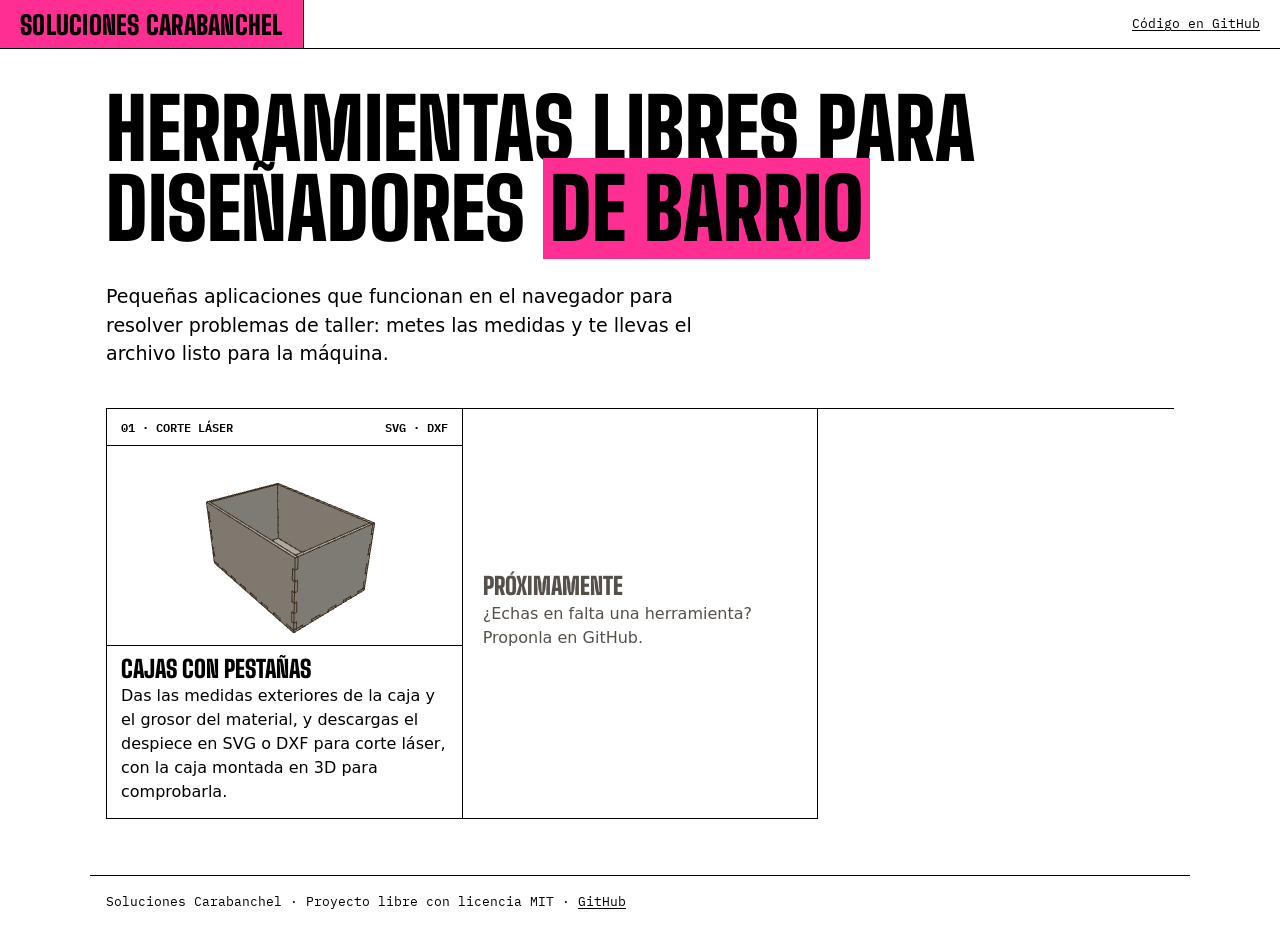
<file: index.html>
<!doctype html>
<html lang="es">
<head>
  <meta charset="utf-8">
  <meta name="viewport" content="width=device-width, initial-scale=1">
  <title>Soluciones Carabanchel</title>
  <meta name="description" content="Herramientas libres para diseñadores de barrio: aplicaciones en el navegador para corte láser, impresión 3D y taller.">
  <link rel="preconnect" href="https://fonts.googleapis.com">
  <link rel="preconnect" href="https://fonts.gstatic.com" crossorigin>
  <link href="https://fonts.googleapis.com/css2?family=Big+Shoulders+Display:wght@800;900&family=IBM+Plex+Mono:wght@400;600&display=swap" rel="stylesheet">
  <link rel="stylesheet" href="estilos.css">
  <style>
    .portada { padding: 40px 0 8px; }
    .portada h1 span { background: var(--acento); padding: 0 .08em; }
    .portada p { font-size: 19px; max-width: 640px; margin: 0; }
    .herramientas { display: grid; grid-template-columns: repeat(auto-fill, minmax(280px, 1fr)); margin-top: 32px; border-top: var(--raya); border-left: var(--raya); }
    .ficha { border-right: var(--raya); border-bottom: var(--raya); display: flex; flex-direction: column; text-decoration: none; color: inherit; background: var(--papel); }
    .ficha .num { font: 600 12px var(--mono); text-transform: uppercase; padding: 8px 14px; border-bottom: var(--raya); display: flex; justify-content: space-between; }
    .ficha svg { width: 100%; height: 140px; padding: 12px; }
    .caja3d { height: 200px; border-bottom: var(--raya); background: #fff; }
    .caja3d svg { height: 100%; visibility: hidden; } /* el dibujo solo se ve si no hay 3D */
    .caja3d.sin3d svg { visibility: visible; }
    .lienzo-portada { width: 100%; height: 100%; pointer-events: none; }
    .ficha h3 { margin: 12px 14px 4px; }
    .ficha p { margin: 0 14px 14px; }
    a.ficha:hover { background: var(--acento); }
    .ficha.proxima { justify-content: center; padding: 20px; color: var(--suave); }
    .ficha.proxima h3, .ficha.proxima p { margin-left: 0; margin-right: 0; }
  </style>
  <script type="importmap">
    {
      "imports": {
        "three": "./comun/vendor/three/three.module.js",
        "three/addons/": "./comun/vendor/three/addons/"
      }
    }
  </script>
</head>
<body>
  <header class="cabecera">
    <div class="izq"><a class="marca" href="./">Soluciones Carabanchel</a></div>
    <nav><a href="https://github.com/soluciones-carabanchel/soluciones-carabanchel.github.io">Código en GitHub</a></nav>
  </header>

  <main class="envoltorio">
    <section class="portada">
      <h1>Herramientas libres para diseñadores <span>de barrio</span></h1>
      <p>Pequeñas aplicaciones que funcionan en el navegador para resolver problemas de taller: metes las medidas y te llevas el archivo listo para la máquina.</p>
    </section>

    <section class="herramientas" aria-label="Herramientas">
      <a class="ficha" href="cajas/">
        <div class="num"><span>01 · Corte láser</span><span>SVG · DXF</span></div>
        <div class="caja3d" id="caja3d"><svg viewBox="0 0 200 120" aria-hidden="true">
          <g stroke="#000" stroke-width="2" stroke-linejoin="round">
            <path d="M50 38 l30 -22 h90 l-30 22 z" fill="#ffffff"/>
            <path d="M140 38 l30 -22 v64 l-30 22 z" fill="#ff2e93"/>
            <path d="M50 38 h90 v6 h-6 v12 h6 v12 h-6 v12 h6 v22 h-90 v-6 h6 v-12 h-6 v-12 h6 v-12 h-6 z" fill="#ffffff"/>
          </g>
        </svg></div>
        <h3>Cajas con pestañas</h3>
        <p>Das las medidas exteriores de la caja y el grosor del material, y descargas el despiece en SVG o DXF para corte láser, con la caja montada en 3D para comprobarla.</p>
      </a>
      <div class="ficha proxima">
        <h3>Próximamente</h3>
        <p>¿Echas en falta una herramienta? Proponla en GitHub.</p>
      </div>
    </section>
  </main>

  <footer class="envoltorio pie">
    Soluciones Carabanchel · Proyecto libre con licencia MIT ·
    <a href="https://github.com/soluciones-carabanchel/soluciones-carabanchel.github.io">GitHub</a>
  </footer>
  <noscript><style>.caja3d svg { visibility: visible; }</style></noscript>
  <script type="module" src="portada.js"></script>
</body>
</html>
</file>
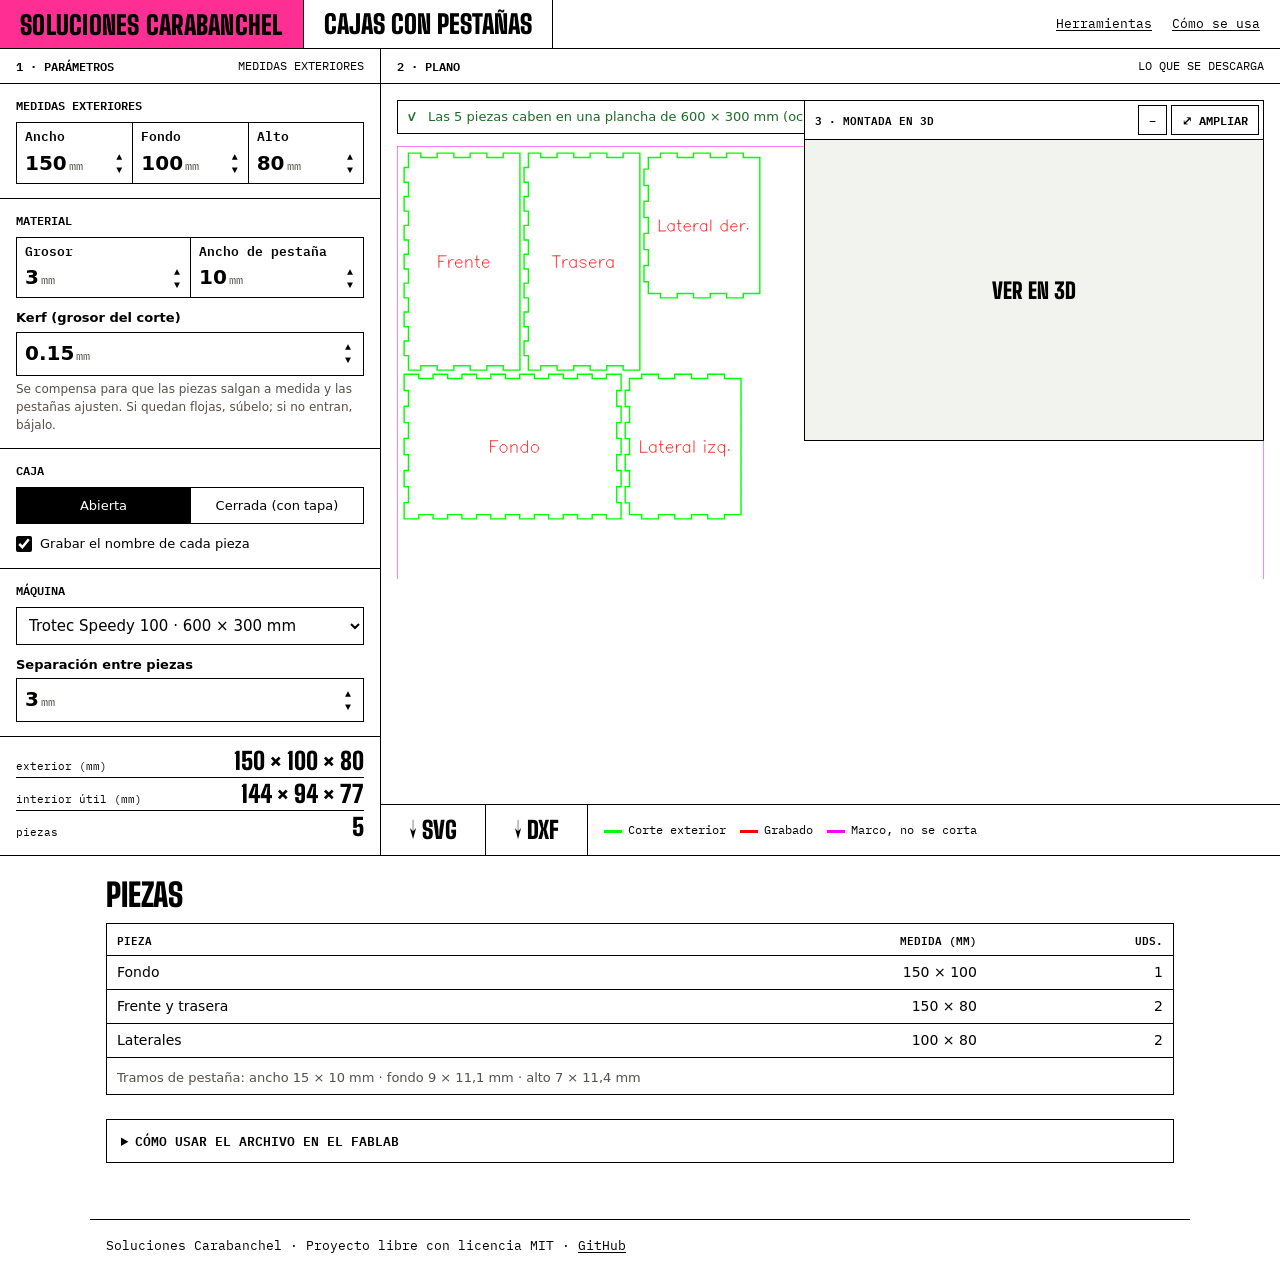
<file: cajas/index.html>
<!doctype html>
<html lang="es">
<head>
  <meta charset="utf-8">
  <meta name="viewport" content="width=device-width, initial-scale=1">
  <title>Cajas con pestañas · Soluciones Carabanchel</title>
  <meta name="description" content="Generador de cajas con uniones de pestañas para corte láser. Medidas exteriores, grosor y kerf; descarga en SVG por capas.">
  <link rel="preconnect" href="https://fonts.googleapis.com">
  <link rel="preconnect" href="https://fonts.gstatic.com" crossorigin>
  <link href="https://fonts.googleapis.com/css2?family=Big+Shoulders+Display:wght@800;900&family=IBM+Plex+Mono:wght@400;600&display=swap" rel="stylesheet">
  <link rel="stylesheet" href="../estilos.css">
  <script type="importmap">
    {
      "imports": {
        "three": "../comun/vendor/three/three.module.js",
        "three/addons/": "../comun/vendor/three/addons/"
      }
    }
  </script>
  <style>
    /* Solo lo propio de cajas: grosor de línea de cada capa en la vista previa */
    .lienzo .corte path { stroke-width: 1.4px; }
    .lienzo .grabado path { stroke-width: 0.8px; }
    .lienzo .marco rect { stroke-width: 1px; }
    .detalles { padding-top: 24px; }
  </style>
</head>
<body>
  <header class="cabecera">
    <div class="izq">
      <a class="marca" href="../">Soluciones Carabanchel</a>
      <h1 class="titulo-app">Cajas con pestañas</h1>
    </div>
    <nav><a href="../">Herramientas</a><a href="#como-se-usa">Cómo se usa</a></nav>
  </header>

  <main>
    <div class="marco-app">
      <section class="zona entrada">
        <div class="zona-cab"><span>1 · Parámetros</span><span>medidas exteriores</span></div>
        <form class="panel" id="formulario" autocomplete="off" aria-label="Parámetros">
          <fieldset>
            <legend>Medidas exteriores</legend>
            <div class="campos">
              <label>Ancho <span class="unidad"><input type="number" name="ancho" value="150" min="10" step="0.5" inputmode="decimal"></span></label>
              <label>Fondo <span class="unidad"><input type="number" name="fondo" value="100" min="10" step="0.5" inputmode="decimal"></span></label>
              <label>Alto <span class="unidad"><input type="number" name="alto" value="80" min="10" step="0.5" inputmode="decimal"></span></label>
            </div>
          </fieldset>

          <fieldset>
            <legend>Material</legend>
            <div class="campos dos">
              <label>Grosor <span class="unidad"><input type="number" name="grosor" value="3" min="0.5" step="0.1" inputmode="decimal" list="grosores"></span></label>
              <label>Ancho de pestaña <span class="unidad"><input type="number" name="pestana" value="10" min="2" step="0.5" inputmode="decimal"></span></label>
            </div>
            <datalist id="grosores"><option value="2"><option value="3"><option value="4"><option value="5"><option value="6"></datalist>
            <label class="separado">Kerf (grosor del corte) <span class="unidad"><input type="number" name="kerf" value="0.15" min="0" max="1" step="0.01" inputmode="decimal"></span>
              <small>Se compensa para que las piezas salgan a medida y las pestañas ajusten. Si quedan flojas, súbelo; si no entran, bájalo.</small>
            </label>
          </fieldset>

          <fieldset>
            <legend>Caja</legend>
            <div class="opciones" role="radiogroup" aria-label="Tipo de caja">
              <label><input type="radio" name="tapa" value="no" checked> Abierta</label>
              <label><input type="radio" name="tapa" value="si"> Cerrada (con tapa)</label>
            </div>
            <label class="check separado"><input type="checkbox" name="etiquetas" checked> Grabar el nombre de cada pieza</label>
          </fieldset>

          <fieldset>
            <legend>Máquina</legend>
            <select name="maquina" aria-label="Máquina láser">
              <option value="trotec" selected>Trotec Speedy 100 · 600 × 300 mm</option>
              <option value="widlaser">Widlaser 900 · 1200 × 800 mm</option>
              <option value="otra">Otra plancha…</option>
            </select>
            <label class="separado">Separación entre piezas <span class="unidad"><input type="number" name="separacion" value="3" min="0" max="20" step="0.5" inputmode="decimal"></span></label>
            <div class="campos dos separado" id="plancha" hidden>
              <label>Ancho plancha <span class="unidad"><input type="number" name="planchaAncho" value="600" min="50" step="1" inputmode="decimal"></span></label>
              <label>Alto plancha <span class="unidad"><input type="number" name="planchaAlto" value="400" min="50" step="1" inputmode="decimal"></span></label>
            </div>
          </fieldset>
        </form>
        <div class="resumen" id="resumen"></div>
      </section>

      <section class="zona salida" aria-live="polite">
        <div class="zona-cab"><span>2 · Plano</span><span>lo que se descarga</span></div>
        <div class="visor">
          <ul class="mensajes" id="mensajes"></ul>
          <div class="lienzo" id="lienzo"></div>

          <div class="ventana3d" id="ventana3d">
            <div class="zona-cab asa" title="Arrastra para mover"><span>3 · Montada en 3D</span>
              <span class="botones-ventana">
                <button class="boton secundario mini" type="button" id="minimizar3d" aria-expanded="true" aria-label="Minimizar la vista 3D">–</button>
                <button class="boton secundario mini" type="button" id="ampliar3d" aria-expanded="false">⤢ Ampliar</button>
              </span>
            </div>
            <div class="lienzo3d" id="vista3d">
              <button class="abrir3d" type="button" id="abrir3d">Ver en 3D</button>
            </div>
            <div class="controles3d">
              <label>Despiece <input type="range" id="despiece" min="0" max="1" step="0.01" value="0"></label>
              <button class="boton secundario mini" type="button" id="encuadrar">Encuadrar</button>
              <span>Arrastra para girar · rueda o pellizco para acercar</span>
            </div>
          </div>
        </div>
        <div class="barra-descargas">
          <button class="boton secundario" id="descargar" type="button">↓ SVG</button>
          <button class="boton secundario" id="descargarDXF" type="button">↓ DXF</button>
          <div class="leyenda" id="leyenda">
            <span><i class="capa-corte-ext"></i>Corte exterior</span>
            <span><i class="capa-grabado"></i>Grabado</span>
            <span><i class="capa-marco"></i>Marco, no se corta</span>
          </div>
        </div>
      </section>
    </div>

    <div class="envoltorio detalles">
      <h2>Piezas</h2>
      <table class="tabla" id="tabla"></table>

    <details class="notas" id="como-se-usa">
      <summary>Cómo usar el archivo en el FabLab</summary>
      <ul>
        <li><b>SVG</b>: ábrelo en Illustrator; se abre a escala real (mm) y con capas separadas por color, según las plantillas del FabLab.</li>
        <li><b>DXF</b>: para Rhino, AutoCAD u otros programas. Trae tres capas (CORTE_EXTERIOR, GRABADO_VECTORIAL y MARCO) con su color asignado y las líneas en color «por capa». Está en milímetros: si el programa pregunta las unidades al importar, elige mm.</li>
        <li><b>Verde</b>: corte exterior. <b>Rojo</b>: grabado vectorial de los nombres (desactívalo si no lo quieres). <b>Magenta</b>: marco de la plancha, no se corta.</li>
        <li>Las piezas se colocan juntas en una esquina para dejar libre el retal más grande posible, que podrás aprovechar para otro trabajo.</li>
        <li>Haz primero una prueba con una esquina para comprobar el ajuste y corrige el kerf si hace falta.</li>
        <li>Las medidas son exteriores: el hueco interior útil aparece arriba como «interior».</li>
        <li><b>Montada en 3D</b>: la ventanita de la esquina muestra la caja montada con sus medidas reales (sin kerf). Amplíala para girarla y mover el deslizador de despiece y ver cómo encajan las pestañas.</li>
      </ul>
    </details>
    </div>
  </main>

  <footer class="envoltorio pie">
    Soluciones Carabanchel · Proyecto libre con licencia MIT ·
    <a href="https://github.com/soluciones-carabanchel/soluciones-carabanchel.github.io">GitHub</a>
  </footer>

  <script type="module" src="app.js"></script>
</body>
</html>
</file>
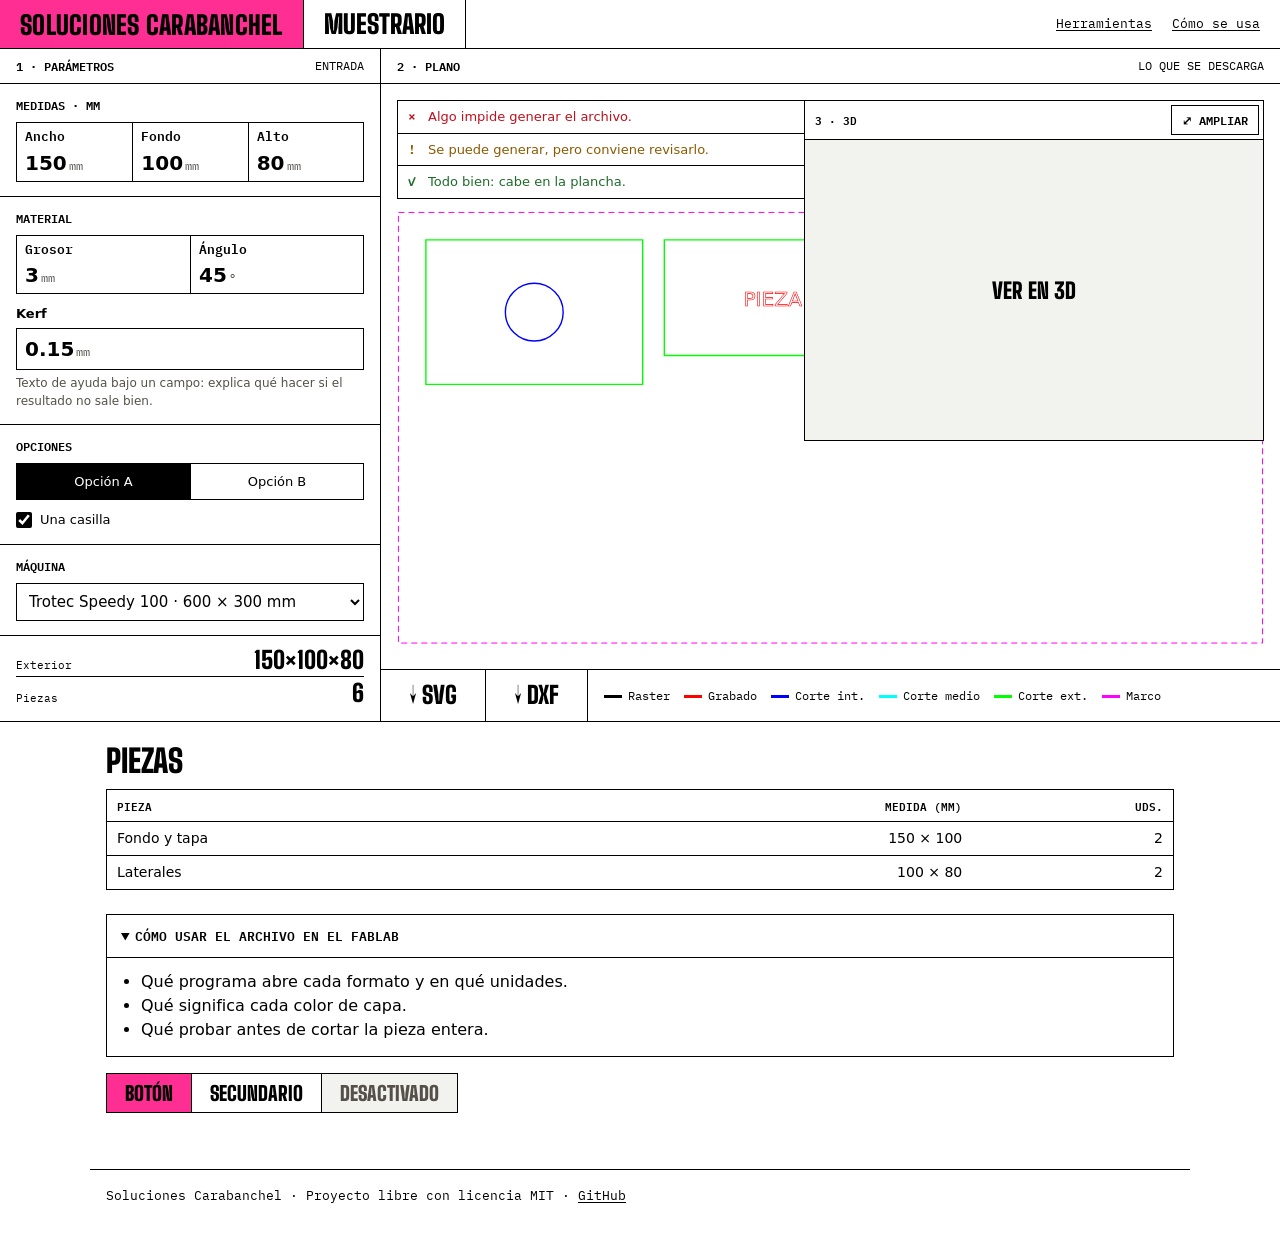
<file: muestrario/index.html>
<!doctype html>
<html lang="es">
<head>
  <meta charset="utf-8">
  <meta name="viewport" content="width=device-width, initial-scale=1">
  <title>Muestrario · Soluciones Carabanchel</title>
  <meta name="robots" content="noindex">
  <meta name="description" content="Piezas comunes de las herramientas de Soluciones Carabanchel. Sirve también de plantilla para empezar una app nueva.">
  <link rel="preconnect" href="https://fonts.googleapis.com">
  <link rel="preconnect" href="https://fonts.gstatic.com" crossorigin>
  <link href="https://fonts.googleapis.com/css2?family=Big+Shoulders+Display:wght@800;900&family=IBM+Plex+Mono:wght@400;600&display=swap" rel="stylesheet">
  <link rel="stylesheet" href="../estilos.css">
  <!-- Aquí solo lo propio de cada herramienta. Lo común está en estilos.css. -->
</head>
<body>
  <!-- Cabecera: el nombre como sello y el nombre de la herramienta al lado -->
  <header class="cabecera">
    <div class="izq">
      <a class="marca" href="../">Soluciones Carabanchel</a>
      <h1 class="titulo-app">Muestrario</h1>
    </div>
    <nav><a href="../">Herramientas</a><a href="#como-se-usa">Cómo se usa</a></nav>
  </header>

  <main>
    <!-- Disposición D3: 1 · parámetros | 2 · documento grande con 3 · 3D en ventanita.
         Si la app no tiene 3D, quita .ventana3d. Si lo que se descarga ES el 3D (STL),
         pon el visor 3D directamente dentro de .visor. -->
    <div class="marco-app">
      <section class="zona entrada">
        <div class="zona-cab"><span>1 · Parámetros</span><span>entrada</span></div>
        <form class="panel" autocomplete="off" aria-label="Parámetros">
          <fieldset>
            <legend>Medidas · mm</legend>
            <!-- .campos = celdas en fila (3); .campos.dos = 2 -->
            <div class="campos">
              <label>Ancho <span class="unidad"><input type="number" value="150" inputmode="decimal"></span></label>
              <label>Fondo <span class="unidad"><input type="number" value="100" inputmode="decimal"></span></label>
              <label>Alto <span class="unidad"><input type="number" value="80" inputmode="decimal"></span></label>
            </div>
          </fieldset>
          <fieldset>
            <legend>Material</legend>
            <div class="campos dos">
              <label>Grosor <span class="unidad"><input type="number" value="3" step="0.1" inputmode="decimal"></span></label>
              <label>Ángulo <span class="unidad" data-unidad="°"><input type="number" value="45" inputmode="decimal"></span></label>
            </div>
            <label class="separado">Kerf <span class="unidad"><input type="number" value="0.15" step="0.01" inputmode="decimal"></span>
              <small>Texto de ayuda bajo un campo: explica qué hacer si el resultado no sale bien.</small>
            </label>
          </fieldset>
          <fieldset>
            <legend>Opciones</legend>
            <div class="opciones" role="radiogroup" aria-label="Ejemplo de opciones">
              <label><input type="radio" name="op" value="a" checked> Opción A</label>
              <label><input type="radio" name="op" value="b"> Opción B</label>
            </div>
            <label class="check separado"><input type="checkbox" checked> Una casilla</label>
          </fieldset>
          <fieldset>
            <legend>Máquina</legend>
            <select aria-label="Máquina">
              <option>Trotec Speedy 100 · 600 × 300 mm</option>
              <option>Widlaser 900 · 1200 × 800 mm</option>
            </select>
          </fieldset>
        </form>
        <!-- Cifras clave, al pie de los parámetros -->
        <div class="resumen">
          <div class="dato"><span>Exterior</span><b>150×100×80</b></div>
          <div class="dato"><span>Piezas</span><b>6</b></div>
        </div>
      </section>

      <section class="zona salida" aria-live="polite">
        <div class="zona-cab"><span>2 · Plano</span><span>lo que se descarga</span></div>
        <div class="visor">
          <ul class="mensajes">
            <li class="error">Algo impide generar el archivo.</li>
            <li class="aviso">Se puede generar, pero conviene revisarlo.</li>
            <li class="ok">Todo bien: cabe en la plancha.</li>
          </ul>
          <div class="lienzo">
            <svg viewBox="0 0 600 300" aria-label="Vista previa de ejemplo">
              <rect x="1" y="1" width="598" height="298" fill="none" stroke="#ff00ff" stroke-dasharray="6 4"/>
              <rect x="20" y="20" width="150" height="100" fill="none" stroke="#00ff00" stroke-width="1.4"/>
              <circle cx="95" cy="70" r="20" fill="none" stroke="#0000ff" stroke-width="1.4"/>
              <rect x="185" y="20" width="150" height="80" fill="none" stroke="#00ff00" stroke-width="1.4"/>
              <text x="260" y="66" font-size="14" text-anchor="middle" fill="none" stroke="#ff0000" stroke-width="0.6">PIEZA</text>
            </svg>
          </div>
          <!-- 3 · Ventanita 3D (añade .amplia para que ocupe todo el visor) -->
          <div class="ventana3d">
            <div class="zona-cab"><span>3 · 3D</span><button class="boton secundario mini" type="button">⤢ Ampliar</button></div>
            <div class="lienzo3d"><button class="abrir3d" type="button">Ver en 3D</button></div>
          </div>
        </div>
        <!-- Descargas pegadas al documento; en móvil quedan fijas abajo -->
        <div class="barra-descargas">
          <button class="boton secundario" type="button">↓ SVG</button>
          <button class="boton secundario" type="button">↓ DXF</button>
          <div class="leyenda">
            <span><i class="capa-raster"></i>Raster</span>
            <span><i class="capa-grabado"></i>Grabado</span>
            <span><i class="capa-corte-int"></i>Corte int.</span>
            <span><i class="capa-corte-medio"></i>Corte medio</span>
            <span><i class="capa-corte-ext"></i>Corte ext.</span>
            <span><i class="capa-marco"></i>Marco</span>
          </div>
        </div>
      </section>
    </div>

    <!-- Debajo de la app: tablas y notas, a ancho de lectura -->
    <div class="envoltorio" style="padding-top:24px">
      <h2>Piezas</h2>
      <table class="tabla">
        <thead><tr><th>Pieza</th><th class="num">Medida (mm)</th><th class="num">Uds.</th></tr></thead>
        <tbody>
          <tr><td>Fondo y tapa</td><td class="num">150 × 100</td><td class="num">2</td></tr>
          <tr><td>Laterales</td><td class="num">100 × 80</td><td class="num">2</td></tr>
        </tbody>
      </table>
      <details class="notas" id="como-se-usa" open>
        <summary>Cómo usar el archivo en el FabLab</summary>
        <ul>
          <li>Qué programa abre cada formato y en qué unidades.</li>
          <li>Qué significa cada color de capa.</li>
          <li>Qué probar antes de cortar la pieza entera.</li>
        </ul>
      </details>
      <p class="acciones"><button class="boton" type="button">Botón</button><button class="boton secundario" type="button">Secundario</button><button class="boton" type="button" disabled>Desactivado</button></p>
    </div>
  </main>

  <footer class="envoltorio pie">
    Soluciones Carabanchel · Proyecto libre con licencia MIT ·
    <a href="https://github.com/soluciones-carabanchel/soluciones-carabanchel.github.io">GitHub</a>
  </footer>
</body>
</html>
</file>
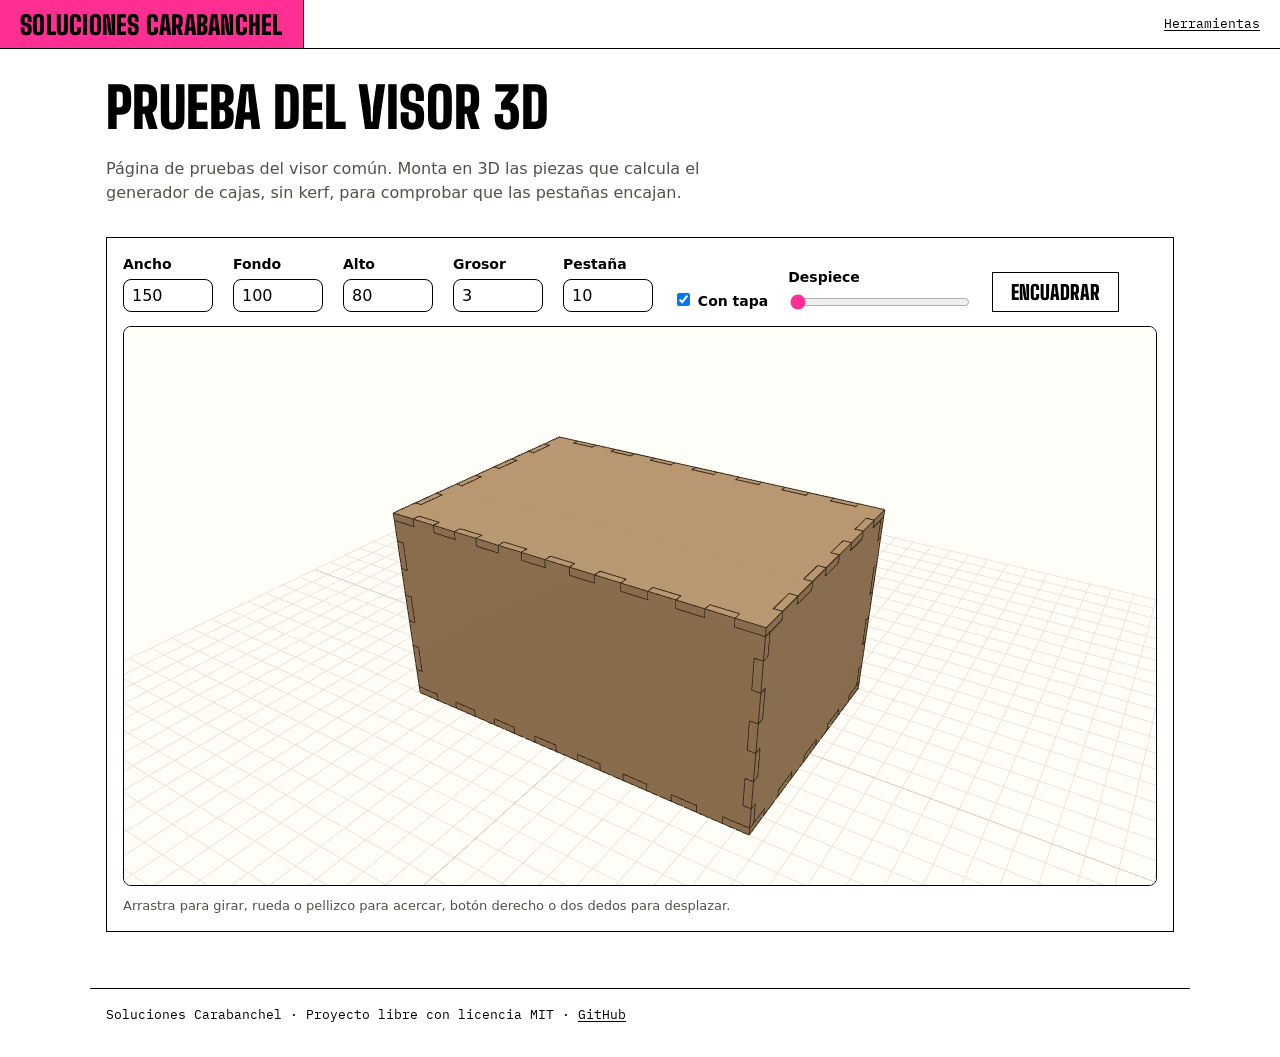
<file: comun/prueba-visor3d.html>
<!doctype html>
<html lang="es">
<head>
  <meta charset="utf-8">
  <meta name="viewport" content="width=device-width, initial-scale=1">
  <title>Prueba del visor 3D · Soluciones Carabanchel</title>
  <meta name="robots" content="noindex">
  <link rel="preconnect" href="https://fonts.googleapis.com">
  <link rel="preconnect" href="https://fonts.gstatic.com" crossorigin>
  <link href="https://fonts.googleapis.com/css2?family=Big+Shoulders+Display:wght@800;900&family=IBM+Plex+Mono:wght@400;600&display=swap" rel="stylesheet">
  <link rel="stylesheet" href="../estilos.css">
  <script type="importmap">
    {
      "imports": {
        "three": "./vendor/three/three.module.js",
        "three/addons/": "./vendor/three/addons/"
      }
    }
  </script>
  <style>
    .intro { padding: 32px 0 8px; }
    .intro h1 { font-size: clamp(36px, 7vw, 56px); }
    .intro p { margin: 0; color: var(--suave); max-width: 680px; }
    .panel { background: var(--tarjeta); border: 1.5px solid var(--tinta); border-radius: var(--radio); padding: 16px; margin-top: 24px; }
    .controles { display: flex; gap: 12px 20px; flex-wrap: wrap; align-items: end; margin-bottom: 14px; }
    .controles label { display: flex; flex-direction: column; gap: 4px; font-size: 14px; font-weight: 600; }
    .controles input[type=number] { width: 90px; font: 16px var(--texto); padding: 6px 8px; border: 1.5px solid var(--linea); border-radius: 8px; }
    .controles input[type=range] { width: 180px; accent-color: var(--acento); }
    #vista3d { height: min(65vh, 560px); border: 1px solid var(--linea); border-radius: 8px; overflow: hidden; }
    .ayuda { font-size: 13px; color: var(--suave); margin: 10px 0 0; }
  </style>
</head>
<body>
  <header class="cabecera">
    <div class="izq"><a class="marca" href="../">Soluciones Carabanchel</a></div>
    <nav><a href="../">Herramientas</a></nav>
  </header>

  <main class="envoltorio">
    <section class="intro">
      <h1>Prueba del visor 3D</h1>
      <p>Página de pruebas del visor común. Monta en 3D las piezas que calcula el generador de cajas, sin kerf, para comprobar que las pestañas encajan.</p>
    </section>

    <div class="panel">
      <form class="controles" id="formulario" autocomplete="off">
        <label>Ancho <input type="number" name="ancho" value="150" min="10" step="1"></label>
        <label>Fondo <input type="number" name="fondo" value="100" min="10" step="1"></label>
        <label>Alto <input type="number" name="alto" value="80" min="10" step="1"></label>
        <label>Grosor <input type="number" name="grosor" value="3" min="0.5" step="0.5"></label>
        <label>Pestaña <input type="number" name="pestana" value="10" min="2" step="0.5"></label>
        <label><span><input type="checkbox" name="tapa" checked> Con tapa</span></label>
        <label>Despiece <input type="range" name="despiece" min="0" max="1" step="0.01" value="0"></label>
        <button class="boton secundario" type="button" id="encuadrar">Encuadrar</button>
      </form>
      <div id="vista3d"></div>
      <p class="ayuda">Arrastra para girar, rueda o pellizco para acercar, botón derecho o dos dedos para desplazar.</p>
    </div>
  </main>

  <footer class="envoltorio pie">
    Soluciones Carabanchel · Proyecto libre con licencia MIT ·
    <a href="https://github.com/soluciones-carabanchel/soluciones-carabanchel.github.io">GitHub</a>
  </footer>

  <script type="module">
    import { ensamblarCaja, validar } from '../cajas/geometria.js';
    import { crearVisor } from './visor3d.js';

    const form = document.getElementById('formulario');
    const visor = crearVisor(document.getElementById('vista3d'));

    function leer() {
      const f = new FormData(form);
      const v = (k) => parseFloat(f.get(k));
      return { ancho: v('ancho'), fondo: v('fondo'), alto: v('alto'), grosor: v('grosor'), pestana: v('pestana'), kerf: 0, tapa: f.get('tapa') === 'on' };
    }

    let primera = true;
    function actualizar() {
      const cfg = leer();
      if (validar(cfg).errores.length) return;
      visor.mostrar(ensamblarCaja(cfg), { encuadrar: primera });
      visor.despiece(form.despiece.value);
      primera = false;
    }

    form.addEventListener('input', (e) => {
      if (e.target.name === 'despiece') visor.despiece(e.target.value);
      else actualizar();
    });
    document.getElementById('encuadrar').addEventListener('click', () => visor.encuadrar());
    actualizar();
    window.visor = visor; // para pruebas desde la consola
  </script>
</body>
</html>
</file>
<file: estilos.css>
/* Soluciones Carabanchel: estilos comunes
   Estética «seca»: blanco, líneas negras de 1,5 px, sin sombras ni esquinas
   redondas, un acento flúor. Big Shoulders para rótulos, mono para etiquetas. */
:root {
  --papel: #ffffff;
  --tarjeta: #ffffff;
  --tinta: #000000;
  --suave: #555049;
  --linea: #000000;
  --linea-suave: #d6d6cf;
  --gris: #f2f2ee;
  --acento: #ff2e93;        /* rosa flúor: siempre con texto negro encima */
  --acento-texto: #000000;
  --ok: #1e6b2a;
  --aviso: #8a5a00;
  --error: #c0101e;
  --raya: 1.5px solid var(--linea);
  --titulos: 'Big Shoulders Display', 'Arial Narrow', Impact, sans-serif;
  --mono: 'IBM Plex Mono', ui-monospace, 'SFMono-Regular', Menlo, monospace;
  --texto: system-ui, -apple-system, 'Segoe UI', Roboto, sans-serif;
  color-scheme: light;
}

* { box-sizing: border-box; }
[hidden] { display: none !important; }

body {
  margin: 0;
  background: var(--papel);
  color: var(--tinta);
  font-family: var(--texto);
  font-size: 16px;
  line-height: 1.5;
}

a { color: var(--tinta); text-underline-offset: 2px; }
a:hover { background: var(--acento); color: var(--acento-texto); }
:focus-visible { outline: 3px solid var(--acento); outline-offset: 1px; }

.envoltorio { max-width: 1100px; margin: 0 auto; padding: 0 16px; }

/* Cabecera: el nombre como sello de color, sin franja */
.cabecera { border-bottom: var(--raya); display: flex; align-items: stretch; justify-content: space-between; flex-wrap: wrap; }
.cabecera .izq { display: flex; align-items: stretch; min-width: 0; }
.marca {
  display: flex; align-items: center;
  background: var(--acento); color: var(--acento-texto);
  font-family: var(--titulos); font-weight: 900; font-size: 26px; line-height: 1;
  text-transform: uppercase; letter-spacing: .01em; text-decoration: none;
  padding: 12px 20px 10px; border-right: var(--raya);
}
.marca:hover { background: var(--tinta); color: var(--papel); }
.cabecera .titulo-app {
  display: flex; align-items: center; margin: 0; padding: 0 20px; border-right: var(--raya);
  font-family: var(--titulos); font-weight: 900; font-size: 26px; line-height: 1; text-transform: uppercase;
}
.cabecera nav { display: flex; align-items: center; gap: 20px; padding: 0 20px; font-family: var(--mono); font-size: 13px; }
@media (max-width: 640px) {
  .marca, .cabecera .titulo-app { font-size: 20px; padding: 10px 12px 8px; }
  .cabecera nav { display: none; }
}

h1, h2, h3 { font-family: var(--titulos); font-weight: 900; line-height: .95; margin: 0 0 .4em; text-transform: uppercase; }
h1 { font-size: clamp(44px, 8vw, 84px); }
h2 { font-size: 32px; }
h3 { font-size: 24px; }

.pie {
  margin-top: 56px; border-top: var(--raya);
  padding-top: 16px; padding-bottom: 32px; font-family: var(--mono); font-size: 13px;
}

/* Botones: planos, rótulo en mayúsculas */
.boton {
  display: inline-flex; align-items: center; justify-content: center; gap: 8px;
  background: var(--acento); color: var(--acento-texto); border: var(--raya); border-radius: 0;
  padding: 8px 18px; font: 900 20px/1.1 var(--titulos); text-transform: uppercase;
  cursor: pointer; text-decoration: none;
}
.boton:hover { background: var(--tinta); color: var(--papel); }
.boton:disabled { background: var(--gris); color: var(--suave); cursor: not-allowed; }
.boton.secundario { background: var(--papel); color: var(--tinta); }
.boton.secundario:hover { background: var(--tinta); color: var(--papel); }
.boton.mini { font: 600 12px var(--mono); text-transform: uppercase; padding: 4px 10px; }

/* ==========================================================
   Sistema común para las apps
   Cada herramienta usa estas piezas; en su propia página solo
   va lo que es exclusivo de ella. Muestrario: /muestrario/
   ========================================================== */

/* Cabecera de la herramienta (páginas sin disposición de app) */
.intro { padding: 32px 0 8px; }
.intro p { margin: 0; max-width: 680px; }

/* --- Disposición D3 ------------------------------------------------
   1 · Parámetros (izquierda)  |  2 · Visor del documento (grande)
                               |      con 3 · 3D en una ventanita
   En móvil: visor arriba, parámetros debajo, descargas fijas abajo. */
.marco-app { display: grid; grid-template-columns: 380px minmax(0, 1fr); border-bottom: var(--raya); }
.zona { min-width: 0; display: flex; flex-direction: column; }
.zona + .zona { border-left: var(--raya); }
.zona-cab {
  display: flex; justify-content: space-between; align-items: center; gap: 12px;
  padding: 8px 16px; border-bottom: var(--raya);
  font-family: var(--mono); font-size: 12px; font-weight: 600; text-transform: uppercase;
}
.zona-cab span:last-child { font-weight: 400; }
.visor { position: relative; flex-grow: 1; padding: 16px; min-height: 420px; display: flex; flex-direction: column; gap: 12px; }

.ventana3d {
  position: absolute; right: 16px; top: 16px; width: min(460px, 55%);
  background: var(--gris); border: var(--raya); display: flex; flex-direction: column; z-index: 2;
}
.ventana3d .zona-cab { background: var(--papel); padding: 4px 4px 4px 10px; font-size: 11px; }
.ventana3d .lienzo3d { height: 300px; }
.ventana3d.amplia { inset: 16px; width: auto; }
.ventana3d.amplia .lienzo3d { height: auto; flex: 1 1 0; min-height: 0; overflow: hidden; }
.ventana3d .controles3d { display: none; align-items: center; gap: 10px; flex-wrap: wrap; padding: 8px 10px; border-top: var(--raya); background: var(--papel); font-family: var(--mono); font-size: 12px; }
.ventana3d.amplia .controles3d { display: flex; }
.ventana3d .asa { cursor: grab; touch-action: none; user-select: none; }
.ventana3d.arrastrando .asa { cursor: grabbing; }
.ventana3d.amplia .asa { cursor: default; }
.ventana3d.minima { width: 240px; }
.ventana3d.minima .lienzo3d, .ventana3d.minima .controles3d { display: none; }
.ventana3d.minima .zona-cab { border-bottom: 0; }
.botones-ventana { display: flex; gap: 4px; }
.botones-ventana .boton.mini { min-width: 28px; }
.controles3d input[type=range] { width: 180px; accent-color: var(--tinta); }
.lienzo3d { position: relative; }
.lienzo3d .abrir3d { position: absolute; inset: 0; width: 100%; border: 0; background: transparent; cursor: pointer; font: 900 22px var(--titulos); text-transform: uppercase; }
.lienzo3d .abrir3d:hover { background: var(--acento); }
.visor3d-aviso { padding: 12px; margin: 0; font-size: 13px; }

.barra-descargas { display: flex; align-items: stretch; border-top: var(--raya); background: var(--papel); }
.barra-descargas .boton { border: 0; border-right: var(--raya); padding: 12px 28px; font-size: 24px; }
.barra-descargas .leyenda { margin: 0; padding: 0 16px; align-items: center; }

@media (max-width: 820px) {
  .marco-app { grid-template-columns: minmax(0, 1fr); }
  .marco-app > .zona:first-child { order: 2; }
  .zona + .zona { border-left: 0; }
  .zona.salida { border-bottom: var(--raya); }
  .visor { min-height: 0; }
  /* En móvil la ventanita no flota: sin mover, ampliar ni minimizar, y con los controles siempre a la vista. */
  .ventana3d, .ventana3d.amplia, .ventana3d.minima { position: static; width: auto; }
  .ventana3d .asa { cursor: default; }
  .botones-ventana { display: none; }
  .ventana3d .lienzo3d, .ventana3d.amplia .lienzo3d, .ventana3d.minima .lienzo3d { display: block; height: 260px; flex: none; }
  .ventana3d .controles3d, .ventana3d.minima .controles3d { display: flex; }
  .ventana3d.minima .zona-cab { border-bottom: var(--raya); }
  .barra-descargas { position: fixed; left: 0; right: 0; bottom: 0; z-index: 5; }
  .barra-descargas .boton { flex: 1; }
  .barra-descargas .leyenda { display: none; }
  body:has(.barra-descargas) { padding-bottom: 60px; }
}

/* Panel de parámetros: bloques separados por rayas */
.panel { margin: 0; min-width: 0; display: flex; flex-direction: column; }
.panel fieldset { border: 0; border-bottom: var(--raya); padding: 12px 16px 14px; margin: 0; min-width: 0; }
.panel legend { float: left; width: 100%; padding: 0; margin-bottom: 8px; font-family: var(--mono); font-size: 12px; font-weight: 600; text-transform: uppercase; }
.panel legend + * { clear: both; }
.campos { display: grid; grid-template-columns: repeat(3, minmax(0, 1fr)); border: var(--raya); }
.campos.dos { grid-template-columns: repeat(2, minmax(0, 1fr)); }
.campos > label { padding: 4px 6px 6px 8px; font-family: var(--mono); font-size: 11px; font-weight: 400; gap: 0; }
.campos > label + label { border-left: var(--raya); }
.campos > label input { border: 0 !important; padding: 0 !important; font: 600 20px var(--texto) !important; background: transparent !important; outline: 0; }
.campos > label:focus-within { background: var(--acento); }
.panel label { display: flex; flex-direction: column; gap: 4px; font-size: 13px; font-weight: 600; }
.panel label small { font-weight: 400; font-family: var(--texto); font-size: 12px; color: var(--suave); }
.panel input[type=number], .panel input[type=text], .panel select {
  width: 100%; font: 500 15px var(--texto); padding: 8px; border: var(--raya);
  border-radius: 0; background: var(--papel); color: var(--tinta); min-width: 0;
}
.panel input:focus-visible, .panel select:focus-visible { outline: 3px solid var(--acento); outline-offset: 0; }
/* Campo con unidad: la unidad va pegada a la cifra. La caja que se ve es .unidad;
   el input se ajusta al ancho de lo escrito (field-sizing, o comun/unidades.js). */
.unidad { display: flex; align-items: baseline; gap: 2px; cursor: text; }
.panel .unidad { border: var(--raya); padding: 8px; background: var(--papel); }
.panel .unidad:focus-within { outline: 3px solid var(--acento); outline-offset: 0; }
.panel .unidad input {
  field-sizing: content; width: auto; min-width: 1ch; max-width: 100%; flex: 0 1 auto;
  font: 600 20px var(--texto);
  border: 0; padding: 0; background: transparent; outline: 0; appearance: textfield; -moz-appearance: textfield;
}
.unidad input::-webkit-inner-spin-button, .unidad input::-webkit-outer-spin-button { -webkit-appearance: none; margin: 0; }
.unidad input::-webkit-calendar-picker-indicator { display: none !important; }
.unidad::after { content: attr(data-unidad); font: 12px var(--mono); color: var(--suave); white-space: nowrap; flex: none; }
.unidad:not([data-unidad])::after { content: 'mm'; }
.unidad .flechas { order: 3; margin-left: auto; padding-left: 2px; align-self: center; display: flex; flex-direction: column; flex: none; }
.unidad::after { order: 2; }
.unidad .flechas button {
  display: block; width: 14px; height: 13px; touch-action: none; user-select: none; -webkit-user-select: none; padding: 0; border: 0; background: transparent;
  font: 10px/1 var(--mono); color: var(--tinta); cursor: pointer;
}
.unidad .flechas button:hover { background: var(--acento); color: var(--acento-texto); }
.campos .unidad { border: 0; padding: 0; background: transparent; }
.campos .unidad:focus-within { outline: 0; }
.unidad input { min-width: 0; }
.opciones { display: grid; grid-auto-flow: column; grid-auto-columns: minmax(0, 1fr); border: var(--raya); }
.panel .opciones label { flex-direction: row; align-items: center; justify-content: center; gap: 6px; font-weight: 500; padding: 8px; cursor: pointer; text-align: center; }
.panel .opciones label + label { border-left: var(--raya); }
.panel .opciones label:has(input:checked) { background: var(--tinta); color: var(--papel); }
.opciones input { position: absolute; opacity: 0; pointer-events: none; }
.panel .opciones label:has(input:focus-visible) { outline: 3px solid var(--acento); outline-offset: -3px; }
.panel label.check { flex-direction: row; align-items: center; gap: 8px; font-weight: 500; }
.check input { accent-color: var(--tinta); width: 16px; height: 16px; margin: 0; }
.separado { margin-top: 10px; }
.ayuda { font-size: 12px; color: var(--suave); margin: 8px 0 0; }

/* Cifras clave */
.resumen { display: flex; flex-direction: column; padding: 8px 16px 12px; margin-top: auto; }
.dato { display: flex; justify-content: space-between; align-items: baseline; gap: 12px; padding: 4px 0; }
.dato + .dato { border-top: 1px solid var(--tinta); }
.dato b { order: 2; font: 900 24px/1 var(--titulos); white-space: nowrap; }
.dato span { order: 1; font: 11px var(--mono); }

/* Avisos: <li class="error|aviso|ok"> */
.mensajes { list-style: none; padding: 0; margin: 0; display: grid; gap: 0; font-size: 13px; border: var(--raya); }
.mensajes:empty { display: none; }
.mensajes li { padding: 6px 10px 6px 30px; position: relative; background: var(--papel); }
.mensajes li + li { border-top: var(--raya); }
.mensajes li::before { position: absolute; left: 10px; font-family: var(--mono); font-weight: 600; }
.mensajes .error { color: var(--error); }
.mensajes .error::before { content: '×'; }
.mensajes .aviso { color: var(--aviso); }
.mensajes .aviso::before { content: '!'; }
.mensajes .ok { color: var(--ok); }
.mensajes .ok::before { content: '✓'; }

/* Vista previa del archivo */
.lienzo { background: var(--papel); overflow: hidden; }
.lienzo svg { display: block; width: 100%; height: auto; max-height: 64vh; }
.lienzo svg * { vector-effect: non-scaling-stroke; }
/* Varias planchas: una figura por plancha */
.lienzo .plancha { margin: 0 0 16px; }
.lienzo .plancha figcaption { font: 12px var(--mono); text-transform: uppercase; margin: 0 0 4px; }

/* Leyenda de capas: <span><i class="capa-corte-ext"></i>…</span> */
.leyenda { display: flex; gap: 14px; flex-wrap: wrap; font: 12px var(--mono); margin: 10px 0; }
.leyenda i { display: inline-block; width: 18px; height: 3px; vertical-align: middle; margin-right: 6px; background: currentColor; }

/* Colores de capa del FabLab (mismos valores que en los archivos) */
.capa-raster       { background: #000000 !important; }
.capa-grabado      { background: #ff0000 !important; }
.capa-corte-int    { background: #0000ff !important; }
.capa-corte-medio  { background: #00ffff !important; }
.capa-corte-ext    { background: #00ff00 !important; }
.capa-marco        { background: #ff00ff !important; }

/* Botones de descarga sueltos y tablas de piezas */
.acciones { display: flex; gap: 0; flex-wrap: wrap; margin-top: 16px; }
.acciones .boton + .boton { border-left: 0; }
.tabla { width: 100%; border-collapse: collapse; font-size: 14px; margin-top: 8px; border: var(--raya); }
.tabla th, .tabla td { text-align: left; padding: 6px 10px; border-bottom: 1px solid var(--tinta); }
.tabla th { font: 600 11px var(--mono); text-transform: uppercase; }
.tabla .num { text-align: right; font-variant-numeric: tabular-nums; }

/* Notas plegables bajo la app */
.notas { margin-top: 24px; border: var(--raya); padding: 0; }
.notas summary { font: 600 13px var(--mono); text-transform: uppercase; cursor: pointer; padding: 10px 14px; }
.notas[open] summary { border-bottom: var(--raya); }
.notas ul { margin: 0; padding: 12px 16px 14px 34px; }
</file>
